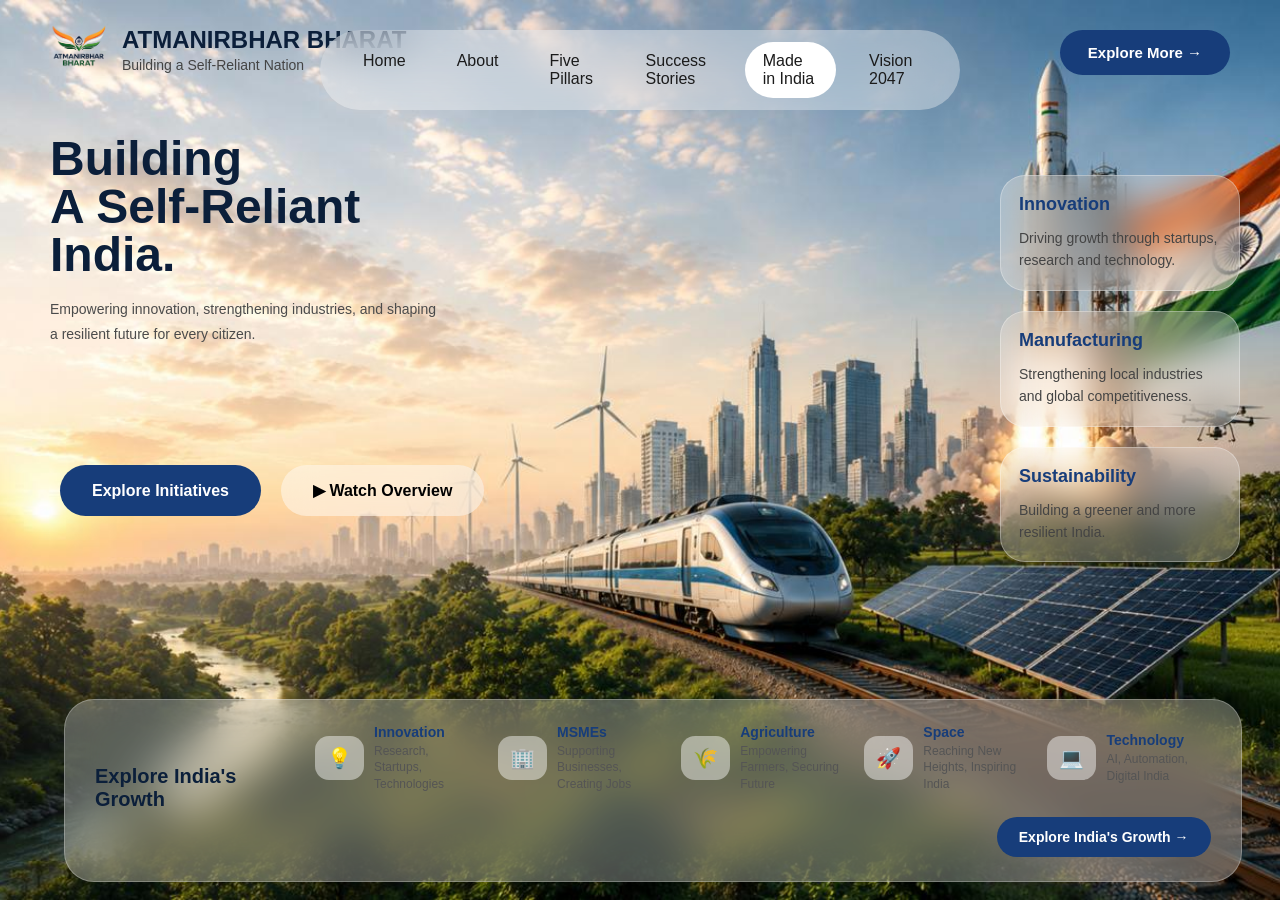
<file: index.html>
<!DOCTYPE html>
<html lang="en">
<head>
     <meta charset="UTF-8">
     <meta name="viewport" content="width=device-width, initial-scale=1.0">
     <title>Atmanirbhar Bharat</title>

     <link rel="stylesheet" href="css/style.css">
</head>

<body>

     <section class="hero">

         <div class="logo">

             <img src="images/logo.png" alt="Atmanirbhar Bharat Logo">

         <div class="ltxt">
              <h1>ATMANIRBHAR BHARAT</h1>
             <p>Building a Self-Reliant Nation</p>
         </div>

         </div>
 <nav class="navbar">
            <a href="index.html">Home</a>
            <a href="about.html">About</a>
            <a href="pillars.html">Five Pillars</a>
            <a href="success.html">Success Stories</a>
            <a href="made-in-india.html" class="active">Made in India</a>
            <a href="vision2047.html">Vision 2047</a>
        </nav>

         <button class="xbtn">
             Explore More →
         </button>

         <div class="hcont">

         <h1>
             Building<br>
             A Self-Reliant<br>
             India.
         </h1>

         <p>
             Empowering innovation, strengthening industries,
             and shaping a resilient future for every citizen.
         </p>

         </div>

         <div class="hbtns">

         <button class="pbtn">
              Explore Initiatives
         </button>

         <button class="sbtn">
             ▶ Watch Overview
         </button>

         </div>

         <div class="fcards">

             <article class="card">
                 <h3>Innovation</h3>
                 <p>Driving growth through startups, research and technology.</p>
             </article>

             <article class="card">
                 <h3>Manufacturing</h3>
                 <p>Strengthening local industries and global competitiveness.</p>
             </article>

             <article class="card">
                 <h3>Sustainability</h3>
                 <p>Building a greener and more resilient India.</p>
             </article>

         </div>

 

         <div class="bpanel">

             <h2>Explore India's Growth</h2>

          <div class="pcont">

          <div class="pitem">
            <div class="icon">💡</div>
            <div>
                <h3>Innovation</h3>
                <p>Research, Startups, Technologies</p>
            </div>
         </div>

         <div class="pitem">
            <div class="icon">🏢</div>
            <div>
                <h3>MSMEs</h3>
                <p>Supporting Businesses, Creating Jobs</p>
            </div>
         </div>

         <div class="pitem">
            <div class="icon">🌾</div>
            <div>
                <h3>Agriculture</h3>
                <p>Empowering Farmers, Securing Future</p>
            </div>
         </div>

         <div class="pitem">
            <div class="icon">🚀</div>
            <div>
                <h3>Space</h3>
                <p>Reaching New Heights, Inspiring India</p>
            </div>
         </div>

         <div class="pitem">
            <div class="icon">💻</div>
            <div>
                <h3>Technology</h3>
                <p>AI, Automation, Digital India</p>
            </div>
         </div>

         <button class="gbtn">
            Explore India's Growth →
         </button>

         </div>

         </div>

    
        

     </section>

</body>
</html>
</file>
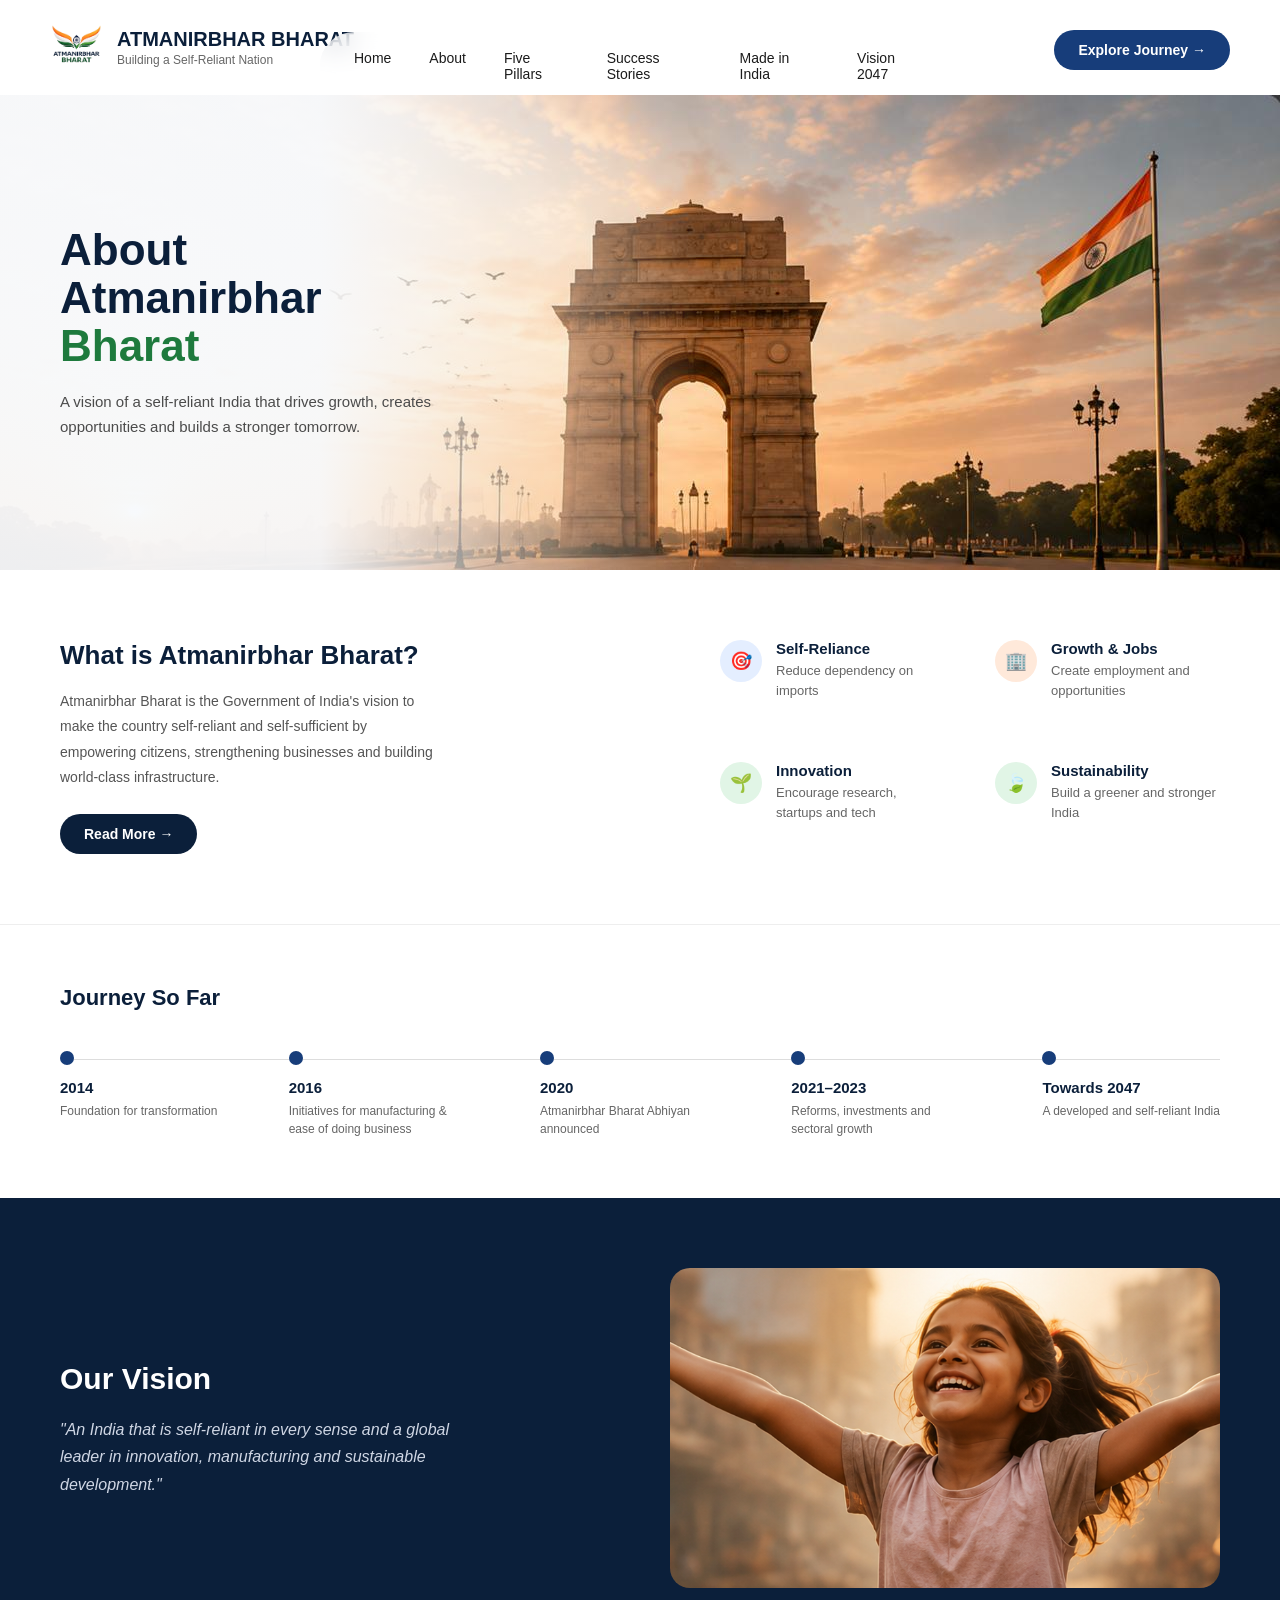
<file: about.html>
<!DOCTYPE html>
<html lang="en">
<head>
    <meta charset="UTF-8">
    <meta name="viewport" content="width=device-width, initial-scale=1.0">
    <title>About - Atmanirbhar Bharat</title>
    <link rel="stylesheet" href="css/about.css">
</head>
<body>


    <section class="ahero">

        <div class="logo">
            <img src="images/logo.png" alt="Atmanirbhar Bharat Logo">
            <div class="ltxt">
                <h1>ATMANIRBHAR BHARAT</h1>
                <p>Building a Self-Reliant Nation</p>
            </div>
        </div>

        <nav class="navbar">
            <a href="index.html">Home</a>
            <a href="about.html" class="active">About</a>
            <a href="pillars.html">Five Pillars</a>
            <a href="success.html">Success Stories</a>
            <a href="made-in-india.html">Made in India</a>
            <a href="vision2047.html">Vision 2047</a>
        </nav>

        <button class="jbtn">Explore Journey →</button>

          <div class="imgwrap">

          <img src="images/india-gate.jpg" alt="India Gate" class="bgimg">

         <div class="grad"></div>

         <div class="htxt">
            <h2>
             About<br>
             Atmanirbhar<br>
             <span>Bharat</span>
             </h2>
             <p>
            A vision of a self-reliant India that drives growth,
            creates opportunities and builds a stronger tomorrow.
            </p>
         </div>

</div>
           


    <section class="wi">

        <div class="wil">
            <h2>What is Atmanirbhar Bharat?</h2>
            <p>
                Atmanirbhar Bharat is the Government of India's vision
                to make the country self-reliant and self-sufficient by
                empowering citizens, strengthening businesses and
                building world-class infrastructure.
            </p>
            <button class="rmbtn">Read More →</button>
        </div>

        <div class="wir">

            <div class="point">
                <div class="pico blue">🎯</div>
                <div>
                    <h3>Self-Reliance</h3>
                    <p>Reduce dependency on imports</p>
                </div>
            </div>

            <div class="point">
                <div class="pico orange">🏢</div>
                <div>
                    <h3>Growth & Jobs</h3>
                    <p>Create employment and opportunities</p>
                </div>
            </div>

            <div class="point">
                <div class="pico green">🌱</div>
                <div>
                    <h3>Innovation</h3>
                    <p>Encourage research, startups and tech</p>
                </div>
            </div>

            <div class="point">
                <div class="pico green">🍃</div>
                <div>
                    <h3>Sustainability</h3>
                    <p>Build a greener and stronger India</p>
                </div>
            </div>

        </div>

    </section>


    <section class="journey">

        <h2>Journey So Far</h2>

        <div class="timeline">

            <div class="titem">
                <span class="year">2014</span>
                <p>Foundation for transformation</p>
            </div>

            <div class="titem">
                <span class="year">2016</span>
                <p>Initiatives for manufacturing & ease of doing business</p>
            </div>

            <div class="titem">
                <span class="year">2020</span>
                <p>Atmanirbhar Bharat Abhiyan announced</p>
            </div>

            <div class="titem">
                <span class="year">2021–2023</span>
                <p>Reforms, investments and sectoral growth</p>
            </div>

            <div class="titem">
                <span class="year">Towards 2047</span>
                <p>A developed and self-reliant India</p>
            </div>

        </div>

    </section>


    <section class="ovision">

        <div class="vl">
            <h2>Our Vision</h2>
            <p>
                "An India that is self-reliant in every sense and a
                global leader in innovation, manufacturing and
                sustainable development."
            </p>
        </div>

        <div class="vr">
            <img src="images/vision-child.jpg" alt="Child celebrating">
        </div>

    </section>

</body>
</html>
</file>
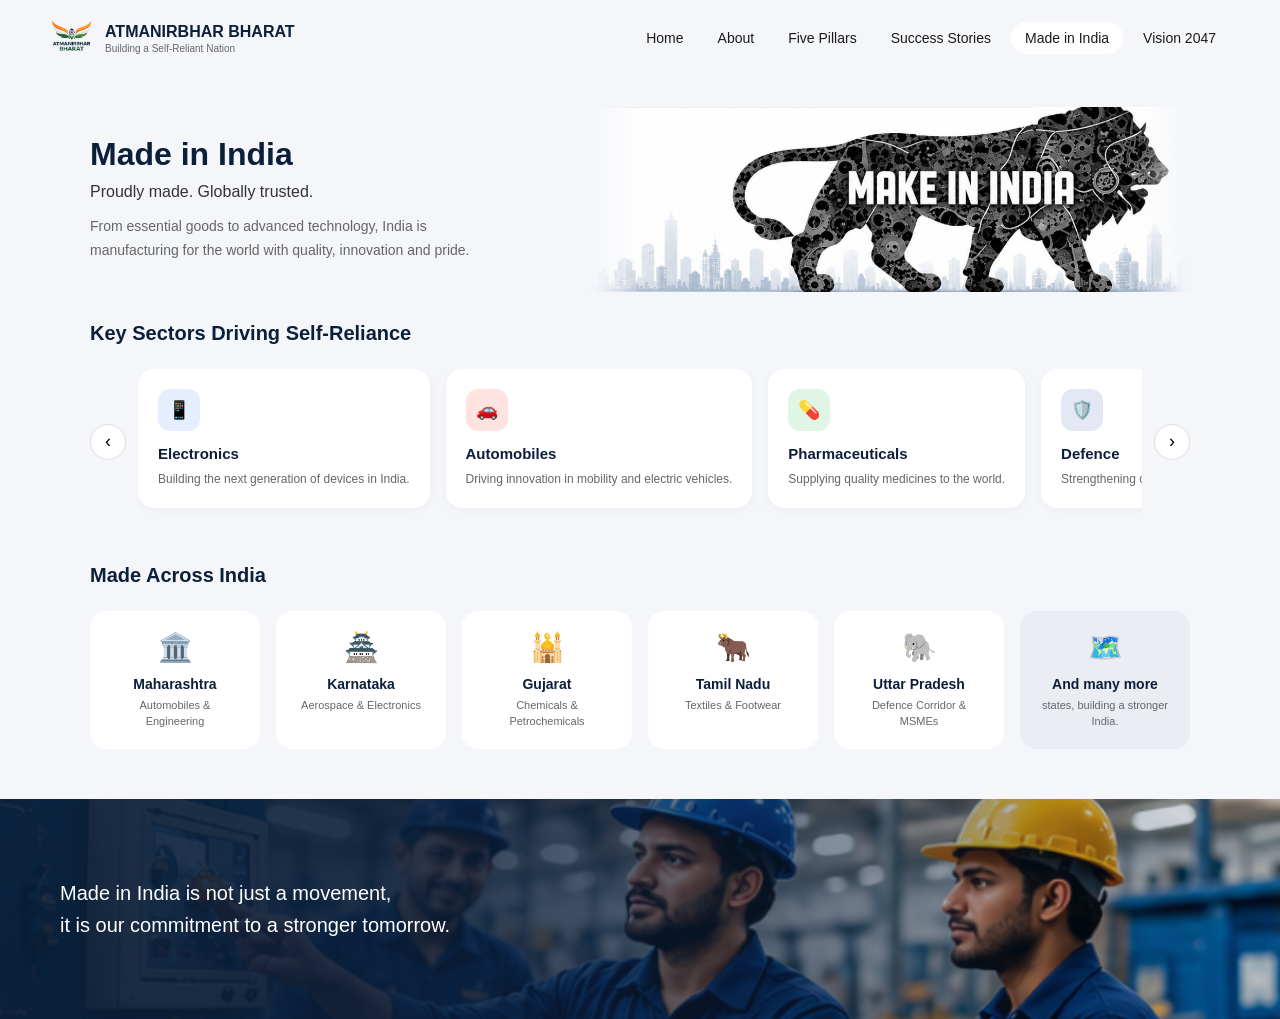
<file: made-in-india.html>
<!DOCTYPE html>
<html lang="en">
<head>
    <meta charset="UTF-8">
    <meta name="viewport" content="width=device-width, initial-scale=1.0">
    <title>Made in India - Atmanirbhar Bharat</title>
    <link rel="stylesheet" href="css/made.css">
</head>
<body>

    <header class="topbar">

        <div class="logo">
            <img src="images/logo.png" alt="Atmanirbhar Bharat Logo">
            <div class="ltxt">
                <h1>ATMANIRBHAR BHARAT</h1>
                <p>Building a Self-Reliant Nation</p>
            </div>
        </div>

        <nav class="navbar">
            <a href="index.html">Home</a>
            <a href="about.html">About</a>
            <a href="pillars.html">Five Pillars</a>
            <a href="success.html">Success Stories</a>
            <a href="made-in-india.html" class="active">Made in India</a>
            <a href="vision2047.html">Vision 2047</a>
        </nav>

    </header>

    <section class="mhero">

        <div class="made-htxt">
            <h2>Made in India</h2>
            <p class="tagline">Proudly made. Globally trusted.</p>
            <p class="desc">
                From essential goods to advanced technology, India is
                manufacturing for the world with quality, innovation and pride.
            </p>
        </div>

        <div class="mhimg">
            <img src="images/made-in-india-hero.jpg" alt="Make in India">
        </div>

    </section>

    <section class="sectors">

        <h2>Key Sectors Driving Self-Reliance</h2>

        <div class="swrap">

            <button class="scrbtn left" id="sleft">‹</button>

            <div class="strack" id="strack">

                <article class="scrd">
                    <div class="scico blue">📱</div>
                    <h3>Electronics</h3>
                    <p>Building the next generation of devices in India.</p>
                </article>

                <article class="scrd">
                    <div class="scico red">🚗</div>
                    <h3>Automobiles</h3>
                    <p>Driving innovation in mobility and electric vehicles.</p>
                </article>

                <article class="scrd">
                    <div class="scico green">💊</div>
                    <h3>Pharmaceuticals</h3>
                    <p>Supplying quality medicines to the world.</p>
                </article>

                <article class="scrd">
                    <div class="scico navy">🛡️</div>
                    <h3>Defence</h3>
                    <p>Strengthening our armed forces with indigenous power.</p>
                </article>

                <article class="scrd">
                    <div class="scico orange">🧵</div>
                    <h3>Textiles</h3>
                    <p>From tradition to global fashion leadership.</p>
                </article>

                <article class="scrd">
                    <div class="scico teal">⚡</div>
                    <h3>Renewable Energy</h3>
                    <p>Powering India's future with clean energy.</p>
                </article>

            </div>

            <button class="scrbtn right" id="sright">›</button>

        </div>

    </section>

    <section class="sts">

        <h2>Made Across India</h2>

        <div class="stgrid">

            <article class="stcard">
                <div class="stico">🏛️</div>
                <h3>Maharashtra</h3>
                <p>Automobiles & Engineering</p>
            </article>

            <article class="stcard">
                <div class="stico">🏯</div>
                <h3>Karnataka</h3>
                <p>Aerospace & Electronics</p>
            </article>

            <article class="stcard">
                <div class="stico">🕌</div>
                <h3>Gujarat</h3>
                <p>Chemicals & Petrochemicals</p>
            </article>

            <article class="stcard">
                <div class="stico">🐂</div>
                <h3>Tamil Nadu</h3>
                <p>Textiles & Footwear</p>
            </article>

            <article class="stcard">
                <div class="stico">🐘</div>
                <h3>Uttar Pradesh</h3>
                <p>Defence Corridor & MSMEs</p>
            </article>

            <article class="stcard mcard">
                <div class="stico">🗺️</div>
                <h3>And many more</h3>
                <p>states, building a stronger India.</p>
            </article>

        </div>

    </section>

    <section class="mbanner">
        <div class="mover">
            <p>
                Made in India is not just a movement,<br>
                it is our commitment to a stronger tomorrow.
            </p>
        </div>
        <img src="images/made-in-india-banner.jpg" alt="Workers in India">
    </section>

    <script src="js/made.js"></script>

</body>
</html>
</file>
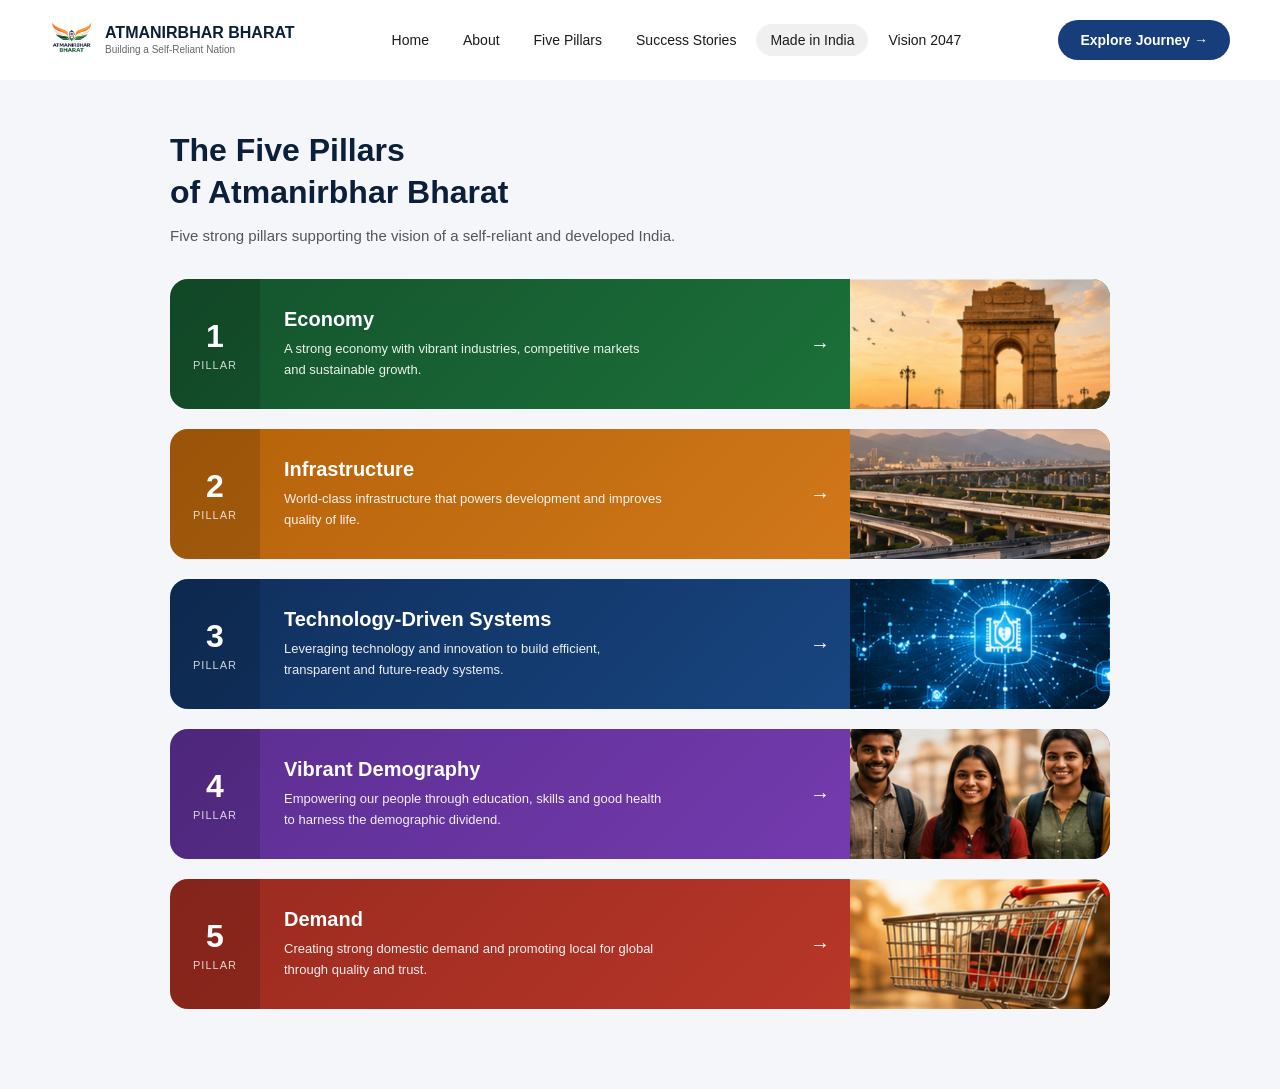
<file: pillars.html>
<!DOCTYPE html>
<html lang="en">
<head>
    <meta charset="UTF-8">
    <meta name="viewport" content="width=device-width, initial-scale=1.0">
    <title>Five Pillars - Atmanirbhar Bharat</title>
    <link rel="stylesheet" href="css/pillars.css">
</head>
<body>

    <header class="topbar">

        <div class="logo">
            <img src="images/logo.png" alt="Atmanirbhar Bharat Logo">
            <div class="ltxt">
                <h1>ATMANIRBHAR BHARAT</h1>
                <p>Building a Self-Reliant Nation</p>
            </div>
        </div>

 <nav class="navbar">
            <a href="index.html">Home</a>
            <a href="about.html">About</a>
            <a href="pillars.html">Five Pillars</a>
            <a href="success.html">Success Stories</a>
            <a href="made-in-india.html" class="active">Made in India</a>
            <a href="vision2047.html">Vision 2047</a>
        </nav>
        <button class="jbtn">Explore Journey →</button>

    </header>

    <section class="ppage">

        <div class="phead">
            <h2>The Five Pillars<br>of Atmanirbhar Bharat</h2>
            <p>Five strong pillars supporting the vision of a self-reliant and developed India.</p>
        </div>

        <div class="plist">

            <article class="plcard economy">
                <div class="pbadge">
                    <span class="num">1</span>
                    <span class="tag">Pillar</span>
                </div>
                <div class="ptxt">
                    <h3>Economy</h3>
                    <p>A strong economy with vibrant industries, competitive markets and sustainable growth.</p>
                </div>
                <span class="parr">→</span>
                <div class="pimg">
                    <img src="images/pillar-economy.jpg" alt="Economy">
                </div>
            </article>

            <article class="plcard infrastructure">
                <div class="pbadge">
                    <span class="num">2</span>
                    <span class="tag">Pillar</span>
                </div>
                <div class="ptxt">
                    <h3>Infrastructure</h3>
                    <p>World-class infrastructure that powers development and improves quality of life.</p>
                </div>
                <span class="parr">→</span>
                <div class="pimg">
                    <img src="images/pillar-infrastructure.jpg" alt="Infrastructure">
                </div>
            </article>

            <article class="plcard technology">
                <div class="pbadge">
                    <span class="num">3</span>
                    <span class="tag">Pillar</span>
                </div>
                <div class="ptxt">
                    <h3>Technology-Driven Systems</h3>
                    <p>Leveraging technology and innovation to build efficient, transparent and future-ready systems.</p>
                </div>
                <span class="parr">→</span>
                <div class="pimg">
                    <img src="images/pillar-technology.jpg" alt="Technology-Driven Systems">
                </div>
            </article>

            <article class="plcard demography">
                <div class="pbadge">
                    <span class="num">4</span>
                    <span class="tag">Pillar</span>
                </div>
                <div class="ptxt">
                    <h3>Vibrant Demography</h3>
                    <p>Empowering our people through education, skills and good health to harness the demographic dividend.</p>
                </div>
                <span class="parr">→</span>
                <div class="pimg">
                    <img src="images/pillar-demography.jpg" alt="Vibrant Demography">
                </div>
            </article>

            <article class="plcard demand">
                <div class="pbadge">
                    <span class="num">5</span>
                    <span class="tag">Pillar</span>
                </div>
                <div class="ptxt">
                    <h3>Demand</h3>
                    <p>Creating strong domestic demand and promoting local for global through quality and trust.</p>
                </div>
                <span class="parr">→</span>
                <div class="pimg">
                    <img src="images/pillar-demand.jpg" alt="Demand">
                </div>
            </article>

        </div>

    </section>

</body>
</html>
</file>
<file: css/style.css>
* {
    margin: 0;
    padding: 0;
    box-sizing: border-box;
}
html,
body {
    width: 100%;
    height: 100%;
    overflow: hidden;
}
.hero {
    width: 100%;
    height: 100vh;

    background-image: url("../images/hero-bg.jpg");
    background-size: cover;
    background-position: center;
    background-repeat: no-repeat;
}

.logo{
    display: flex;
    align-items: center;

    padding: 25px 50px;
}

.logo img{
    width: 60px;
    height: auto;
}

.ltxt{
    margin-left: 12px;
}

.ltxt h1{
    color: #0B1F3A;
    font-size: 24px;
    font-weight: 700;
}

.ltxt p{
    color: #444;
    font-size: 14px;
    margin-top: 3px;
}

.navbar{
    position: absolute;
    top: 30px;
    left: 50%;

    transform: translateX(-50%);

    display: flex;
    gap: 15px;

    background: rgba(255,255,255,0.35);

    backdrop-filter: blur(18px);

    padding: 12px 25px;

    border-radius: 50px;
}

.navbar a{
    text-decoration: none;
    color: #1B1B1B;
    font-weight: 500;
    padding: 10px 18px;
    border-radius: 30px;
    transition: 0.3s;
}

.navbar a:hover{
    background: white;
}

.active{
    background: white;
}

.xbtn{
    position: absolute;
    top: 30px;
    right: 50px;

    background: #173D7A;
    color: white;

    border: none;
    border-radius: 40px;

    padding: 14px 28px;

    font-size: 15px;
    font-weight: 600;

    cursor: pointer;

    transition: 0.3s;
}

.xbtn:hover{
    background: #0F2F60;
    transform: scale(1.05);
}

.hbtns{
    display: flex;
    gap: 20px;

    margin-top: 35px;
}

.pbtn{

    background: #173D7A;
    color: white;

    border: none;

    padding: 16px 32px;

    border-radius: 40px;

    font-size: 16px;

    font-weight: 600;

    cursor: pointer;

    transition: 0.3s;
}

.pbtn:hover{

    background: #0F2F60;

    transform: translateY(-3px);

}

.sbtn{

    background: rgba(255,255,255,0.45);

    backdrop-filter: blur(18px);

    border: none;

    padding: 16px 32px;

    border-radius: 40px;

    font-size: 16px;

    font-weight: 600;

    cursor: pointer;

    transition: 0.3s;
}

.sbtn:hover{

    background: white;

    transform: translateY(-3px);

}

.fcards{

    position: absolute;

    right: 40px;
    top: 175px;

    display: flex;
    flex-direction: column;

    gap: 20px;

}

.card{

    width: 240px;

    background: rgba(255,255,255,0.25);

    backdrop-filter: blur(18px);

    padding: 18px;

    border-radius: 25px;

    border: 1px solid rgba(255,255,255,0.3);

    transition: 0.3s;

}

.card:hover{

    transform: translateY(-8px);

}

.card h3{

    color: #173D7A;

    margin-bottom: 12px;

}

.card p{

    color: #444;

    line-height: 1.6;

}

/* hero content */

.hero{
    position: relative;
    overflow: hidden;
    font-family: "Poppins", sans-serif;
}

.hcont{

    position: absolute;

    left: 50px;
    top: 135px;
    width: 430px;

}

.hcont h1{

    font-size: 48px;
    line-height: 1;
    font-weight: 700;

    color: #0B1F3A;

    margin-bottom: 18px;

}

.hcont p{

    font-size: 14px;
    line-height: 1.8;

    color: #4b4b4b;

    width: 390px;

}



/* bottom panel */


.bpanel{
    position: absolute;
    left: 5%;
    bottom: 18px;
    transform: translateX(-50%);
    width: 92%;
    max-width: 1400px;
    background: rgba(255,255,255,0.28);
    backdrop-filter: blur(22px);
    border-radius: 30px;
    border: 1px solid rgba(255,255,255,0.25);
    padding: 24px 30px;
    display: flex;
    align-items: center;
    gap: 40px;
}



.pleft h2{

    font-size: 25px;

    color: #0B1F3A;

    line-height: 1.3;

}

.pright{

    display: flex;

    gap: 18px;
    width:55%;
}

.pcrd{

    width: 200px;

    background: rgba(255,255,255,.25);

    border-radius: 20px;

    padding: 14px;

    backdrop-filter: blur(18px);

    transition: .3s;

}

.pcrd:hover{

    transform: translateY(-8px);

}

.picon{

    font-size: 28px;

    margin-bottom: 12px;

}

.pcrd h4{

    color: #173D7A;

    margin-bottom: 8px;

}

.pcrd p{

    font-size: 14px;

    color: #555;

    line-height: 1.5;

}
/* button position */

.hbtns {
    position: absolute;
    left: 60px;
    top: 430px;
}


/* bottom panel button */

.gbtn {
    background: #173D7A;
    color: white;
    border: none;
    border-radius: 30px;
    padding: 12px 22px;
    font-size: 14px;
    font-weight: 600;
    cursor: pointer;
    transition: 0.3s;
}

.gbtn:hover {
    background: #0F2F60;
    transform: translateY(-2px);
}


/* card text */

.card h3 {
    font-size: 18px;
}

.card p {
    font-size: 14px;
}


/* panel tag */

.ptag {
    font-size: 13px;
}


/* fade animation */

.hcont,
.fcards,
.bpanel {
    animation: fadeUp 0.8s ease forwards;
}

@keyframes fadeUp {
    from {
        opacity: 0;
        transform: translateY(20px);
    }

    to {
        opacity: 1;
        transform: translateY(0);
    }
}


/* button transitions */

.pbtn,
.sbtn,
.xbtn,
.gbtn {
    transition: all 0.3s ease;
}


/* responsive */

@media (max-width: 900px) {

    .navbar {
        display: none;
    }

    .fcards {
        display: none;
    }

    .hcont {
        left: 35px;
        width: 80%;
    }

    .hbtns {
        left: 35px;
    }

    .bpanel {
        width: 90%;
    }

    .pright {
        display: none;
    }

}

.pcont {
    display: grid;
    grid-template-columns: repeat(auto-fit, minmax(140px, 1fr));
    gap: 14px 20px;
    flex: 1;
    min-width: 0;
    margin-top: 0;
    align-items: center;
}
.gbtn {
    grid-column: 1 / -1;
    justify-self: end;
    margin-top: 10px;
}

.pitem {
    display: flex;
    align-items: center;
    gap: 10px;
    flex: 1;
    min-width: 140px;
}

.pitem .icon {
    font-size: 20px;
    background: rgba(255,255,255,0.45);
    padding: 10px 12px;
    border-radius: 14px;
    flex-shrink: 0;
}

.pitem h3 {
    color: #173D7A;
    font-size: 14px;
    margin-bottom: 3px;
}

.pitem p {
    color: #555;
    font-size: 12px;
    line-height: 1.4;
}

.bpanel h2 {
    font-size: 20px;
    color: #0B1F3A;
    margin-bottom: 5px;
    flex-shrink: 0;
    width: 180px;
}
</file>
<file: css/about.css>
* {
    margin: 0;
    padding: 0;
    box-sizing: border-box;
}

body {
    font-family: "Poppins", sans-serif;
}

/* hero */

.imgwrap {
    position: relative;
    width: 100%;
}

.bgimg {
    width: 100%;
    height: auto;
    display: block;
}

.grad {
    position: absolute;
    top: 0;
    left: 0;
    width: 100%;
    height: 100%;
    background: linear-gradient(90deg, rgba(247,249,252,0.95) 25%, rgba(247,249,252,0) 55%);
}

.htxt {
    position: absolute;
    top: 50%;
    left: 60px;
    transform: translateY(-50%);
    max-width: 420px;
}

.logo {
    display: flex;
    align-items: center;
    padding: 25px 50px;
}

.logo img {
    width: 55px;
    height: auto;
}

.ltxt {
    margin-left: 12px;
}

.ltxt h1 {
    color: #0B1F3A;
    font-size: 20px;
    font-weight: 700;
}

.ltxt p {
    color: #666;
    font-size: 12px;
    margin-top: 2px;
}

.navbar {
    position: absolute;
    top: 32px;
    left: 50%;
    transform: translateX(-50%);
    display: flex;
    gap: 10px;
    background: rgba(255,255,255,0.6);
    backdrop-filter: blur(14px);
    padding: 10px 20px;
    border-radius: 50px;
}

.navbar a {
    text-decoration: none;
    color: #1B1B1B;
    font-weight: 500;
    font-size: 14px;
    padding: 8px 14px;
    border-radius: 30px;
    transition: 0.3s;
}

.navbar a:hover,
.navbar a.active {
    background: white;
}

.jbtn {
    position: absolute;
    top: 30px;
    right: 50px;
    background: #173D7A;
    color: white;
    border: none;
    border-radius: 40px;
    padding: 12px 24px;
    font-size: 14px;
    font-weight: 600;
    cursor: pointer;
    transition: 0.3s;
}

.jbtn:hover {
    background: #0F2F60;
    transform: scale(1.05);
}

.hinner {
    padding: 130px 60px 40px 60px;
}

.htxt {
    max-width: 420px;
}

.htxt h2 {
    font-size: 44px;
    line-height: 1.1;
    font-weight: 700;
    color: #0B1F3A;
    margin-bottom: 18px;
}

.htxt h2 span {
    color: #1E7A3D;
}

.htxt p {
    font-size: 15px;
    line-height: 1.7;
    color: #4b4b4b;
}



/* what is section */

.wi {
    display: flex;
    justify-content: space-between;
    gap: 60px;
    padding: 70px 60px;
    background: white;
}

.wil {
    max-width: 380px;
}

.wil h2 {
    font-size: 26px;
    color: #0B1F3A;
    margin-bottom: 18px;
}

.wil p {
    font-size: 14px;
    line-height: 1.8;
    color: #555;
    margin-bottom: 24px;
}

.rmbtn {
    background: #0B1F3A;
    color: white;
    border: none;
    border-radius: 30px;
    padding: 12px 24px;
    font-size: 14px;
    font-weight: 600;
    cursor: pointer;
    transition: 0.3s;
}

.rmbtn:hover {
    background: #173D7A;
    transform: translateY(-2px);
}

.wir {
    display: grid;
    grid-template-columns: repeat(2, 1fr);
    gap: 30px 50px;
    flex: 1;
    max-width: 500px;
}

.point {
    display: flex;
    align-items: flex-start;
    gap: 14px;
}

.pico {
    width: 42px;
    height: 42px;
    border-radius: 50%;
    display: flex;
    align-items: center;
    justify-content: center;
    font-size: 18px;
    flex-shrink: 0;
}

.pico.blue {
    background: #E4EEFF;
}

.pico.orange {
    background: #FFE9DA;
}

.pico.green {
    background: #E1F5E6;
}

.point h3 {
    font-size: 15px;
    color: #0B1F3A;
    margin-bottom: 4px;
}

.point p {
    font-size: 13px;
    color: #666;
    line-height: 1.5;
}

/* timeline */

.journey {
    padding: 60px;
    background: white;
    border-top: 1px solid #eee;
}

.journey h2 {
    font-size: 22px;
    color: #0B1F3A;
    margin-bottom: 40px;
}

.timeline {
    display: flex;
    justify-content: space-between;
    position: relative;
}

.timeline::before {
    content: "";
    position: absolute;
    top: 8px;
    left: 0;
    right: 0;
    height: 1px;
    background: #ddd;
    z-index: 0;
}

.titem {
    position: relative;
    z-index: 1;
    max-width: 180px;
}

.titem::before {
    content: "";
    display: block;
    width: 14px;
    height: 14px;
    border-radius: 50%;
    background: #173D7A;
    margin-bottom: 14px;
}

.titem .year {
    display: block;
    font-weight: 700;
    color: #0B1F3A;
    margin-bottom: 6px;
    font-size: 15px;
}

.titem p {
    font-size: 12px;
    color: #666;
    line-height: 1.5;
}

/* our vision */

.ovision {
    display: flex;
    align-items: center;
    justify-content: space-between;
    gap: 40px;
    padding: 70px 60px;
    background: #0B1F3A;
}

.vl {
    max-width: 420px;
}

.vl h2 {
    color: white;
    font-size: 30px;
    margin-bottom: 20px;
}

.vl p {
    color: #cfd6e4;
    font-size: 16px;
    line-height: 1.7;
    font-style: italic;
}

.vr {
    flex: 1;
    max-width: 550px;
}

.vr img {
    width: 100%;
    height: 320px;
    object-fit: cover;
    border-radius: 20px;
}

/* responsive */

@media (max-width: 900px) {

    .navbar {
        display: none;
    }

    .hinner {
        flex-direction: column;
        padding: 130px 30px 0 30px;
    }

    .htxt {
        max-width: 100%;
    }

    .wi {
        flex-direction: column;
        padding: 50px 30px;
    }

    .timeline {
        flex-direction: column;
        gap: 24px;
    }

    .timeline::before {
        display: none;
    }

    .ovision {
        flex-direction: column;
        padding: 50px 30px;
        text-align: center;
    }

    .vl {
        max-width: 100%;
    }

}
</file>
<file: css/made.css>
* {
    margin: 0;
    padding: 0;
    box-sizing: border-box;
}

body {
    font-family: "Poppins", sans-serif;
    background: #F4F6FA;
}

/* ============ TOP BAR ============ */

.topbar {
    display: flex;
    align-items: center;
    justify-content: space-between;
    padding: 20px 50px;
    background: #F4F6FA;
}

.logo {
    display: flex;
    align-items: center;
}

.logo img {
    width: 45px;
    height: auto;
}

.ltxt {
    margin-left: 10px;
}

.ltxt h1 {
    color: #0B1F3A;
    font-size: 16px;
    font-weight: 700;
}

.ltxt p {
    color: #666;
    font-size: 10px;
    margin-top: 2px;
}

.navbar {
    display: flex;
    gap: 6px;
}

.navbar a {
    text-decoration: none;
    color: #1B1B1B;
    font-weight: 500;
    font-size: 14px;
    padding: 8px 14px;
    border-radius: 20px;
    transition: 0.3s;
}

.navbar a:hover,
.navbar a.active {
    background: white;
}

/* ============ HERO ============ */

.mhero {
    display: flex;
    align-items: center;
    justify-content: space-between;
    gap: 30px;
    padding: 30px 50px 20px 50px;
    max-width: 1200px;
    margin: 0 auto;
}

.made-htxt {
    max-width: 380px;
}

.made-htxt h2 {
    font-size: 32px;
    color: #0B1F3A;
    margin-bottom: 10px;
}

.tagline {
    font-size: 16px;
    color: #333;
    font-weight: 500;
    margin-bottom: 14px;
}

.desc {
    font-size: 14px;
    color: #666;
    line-height: 1.7;
}

.mhimg {
    flex: 1;
    max-width: 600px;
}

.mhimg img {
    width: 100%;
    height: auto;
    display: block;
    -webkit-mask-image: linear-gradient(to right, transparent 0%, black 8%, black 92%, transparent 100%);
    mask-image: linear-gradient(to right, transparent 0%, black 8%, black 92%, transparent 100%);
}

/* ============ SECTORS ============ */

.sectors {
    max-width: 1200px;
    margin: 0 auto;
    padding: 10px 50px 30px 50px;
}

.sectors h2 {
    font-size: 20px;
    color: #0B1F3A;
    margin-bottom: 24px;
}

.swrap {
    display: flex;
    align-items: center;
    gap: 12px;
}

.strack {
    display: flex;
    gap: 16px;
    overflow-x: auto;
    scroll-behavior: smooth;
    padding-bottom: 6px;
}

.strack::-webkit-scrollbar {
    display: none;
}

.scrd {
    background: white;
    border-radius: 16px;
    padding: 20px;
    min-width: 160px;
    flex-shrink: 0;
    box-shadow: 0 2px 8px rgba(0,0,0,0.04);
}

.scico {
    width: 42px;
    height: 42px;
    border-radius: 12px;
    display: flex;
    align-items: center;
    justify-content: center;
    font-size: 18px;
    margin-bottom: 14px;
}

.scico.blue { background: #E4EEFF; }
.scico.red { background: #FFE3E0; }
.scico.green { background: #E1F5E6; }
.scico.navy { background: #E4E8F5; }
.scico.orange { background: #FFE9DA; }
.scico.teal { background: #DFF6F5; }

.scrd h3 {
    font-size: 15px;
    color: #0B1F3A;
    margin-bottom: 8px;
}

.scrd p {
    font-size: 12px;
    color: #666;
    line-height: 1.5;
}

.scrbtn {
    width: 36px;
    height: 36px;
    border-radius: 50%;
    border: 1px solid #ddd;
    background: white;
    font-size: 18px;
    cursor: pointer;
    flex-shrink: 0;
    transition: 0.25s;
}

.scrbtn:hover {
    background: #0B1F3A;
    color: white;
}

/* ============ STATES ============ */

.sts {
    max-width: 1200px;
    margin: 0 auto;
    padding: 20px 50px 50px 50px;
}

.sts h2 {
    font-size: 20px;
    color: #0B1F3A;
    margin-bottom: 24px;
}

.stgrid {
    display: grid;
    grid-template-columns: repeat(6, 1fr);
    gap: 16px;
}

.stcard {
    background: white;
    border-radius: 16px;
    padding: 20px;
    text-align: center;
}

.mcard {
    background: #EAEDF3;
}

.stico {
    font-size: 28px;
    margin-bottom: 12px;
}

.stcard h3 {
    font-size: 14px;
    color: #0B1F3A;
    margin-bottom: 6px;
}

.stcard p {
    font-size: 11px;
    color: #666;
    line-height: 1.4;
}

/* ============ BANNER ============ */

.mbanner {
    position: relative;
    height: 220px;
    overflow: hidden;
}

.mbanner img {
    width: 100%;
    height: 100%;
    object-fit: cover;
}

.mover {
    position: absolute;
    top: 0;
    left: 0;
    width: 100%;
    height: 100%;
    background: linear-gradient(90deg, rgba(11,31,58,0.9) 30%, rgba(11,31,58,0.1));
    display: flex;
    align-items: center;
    padding-left: 60px;
}

.mover p {
    color: white;
    font-size: 20px;
    line-height: 1.6;
    max-width: 400px;
}

/* ============ RESPONSIVE ============ */

@media (max-width: 900px) {

    .navbar {
        display: none;
    }

    .mhero {
        flex-direction: column;
        text-align: center;
    }

    .made-htxt {
        max-width: 100%;
    }

    .stgrid {
        grid-template-columns: repeat(2, 1fr);
    }

    .mover {
        padding-left: 30px;
        background: rgba(11,31,58,0.75);
    }

}
</file>
<file: css/pillars.css>
* {
    margin: 0;
    padding: 0;
    box-sizing: border-box;
}

body {
    font-family: "Poppins", sans-serif;
    background: #F4F6FA;
}

/* ============ TOP BAR ============ */

.topbar {
    display: flex;
    align-items: center;
    justify-content: space-between;
    padding: 20px 50px;
    background: white;
}

.logo {
    display: flex;
    align-items: center;
}

.logo img {
    width: 45px;
    height: auto;
}

.ltxt {
    margin-left: 10px;
}

.ltxt h1 {
    color: #0B1F3A;
    font-size: 16px;
    font-weight: 700;
}

.ltxt p {
    color: #666;
    font-size: 10px;
    margin-top: 2px;
}

.navbar {
    display: flex;
    gap: 6px;
}

.navbar a {
    text-decoration: none;
    color: #1B1B1B;
    font-weight: 500;
    font-size: 14px;
    padding: 8px 14px;
    border-radius: 20px;
    transition: 0.3s;
}

.navbar a:hover,
.navbar a.active {
    background: #F0F0F0;
}

.jbtn {
    background: #173D7A;
    color: white;
    border: none;
    border-radius: 40px;
    padding: 12px 22px;
    font-size: 14px;
    font-weight: 600;
    cursor: pointer;
    transition: 0.3s;
}

.jbtn:hover {
    background: #0F2F60;
    transform: scale(1.05);
}

/* ============ HEADING ============ */

.ppage {
    max-width: 1000px;
    margin: 0 auto;
    padding: 50px 30px 80px 30px;
}

.phead h2 {
    font-size: 32px;
    color: #0B1F3A;
    line-height: 1.3;
    margin-bottom: 14px;
}

.phead p {
    font-size: 15px;
    color: #555;
    margin-bottom: 35px;
}

/* ============ PILLAR CARDS ============ */

.plist {
    display: flex;
    flex-direction: column;
    gap: 20px;
}

.plcard {
    display: flex;
    align-items: center;
    border-radius: 18px;
    overflow: hidden;
    height: 130px;
    color: white;
}

.pbadge {
    width: 90px;
    height: 100%;
    display: flex;
    flex-direction: column;
    align-items: center;
    justify-content: center;
    flex-shrink: 0;
    background: rgba(0,0,0,0.15);
}

.pbadge .num {
    font-size: 32px;
    font-weight: 700;
}

.pbadge .tag {
    font-size: 11px;
    text-transform: uppercase;
    letter-spacing: 1px;
    opacity: 0.8;
    margin-top: 4px;
}

.ptxt {
    flex: 1;
    padding: 0 24px;
}

.ptxt h3 {
    font-size: 20px;
    margin-bottom: 8px;
}

.ptxt p {
    font-size: 13px;
    line-height: 1.6;
    opacity: 0.92;
    max-width: 380px;
}

.parr {
    font-size: 20px;
    margin-right: 20px;
    flex-shrink: 0;
}

.pimg {
    width: 260px;
    height: 100%;
    flex-shrink: 0;
}

.pimg img {
    width: 100%;
    height: 100%;
    object-fit: cover;
}

/* ============ COLORS ============ */

.economy {
    background: linear-gradient(135deg, #14532D, #1E7A3D);
}

.infrastructure {
    background: linear-gradient(135deg, #B5620A, #D97F1F);
}

.technology {
    background: linear-gradient(135deg, #0F2F5C, #1B4C8C);
}

.demography {
    background: linear-gradient(135deg, #5B2E91, #7C3FB8);
}

.demand {
    background: linear-gradient(135deg, #9A2A1F, #C13B2C);
}

/* ============ RESPONSIVE ============ */

@media (max-width: 800px) {

    .navbar {
        display: none;
    }

    .plcard {
        flex-direction: column;
        height: auto;
        align-items: flex-start;
    }

    .pbadge {
        width: 100%;
        flex-direction: row;
        gap: 10px;
        padding: 12px 20px;
        height: auto;
    }

    .ptxt {
        padding: 16px 20px;
    }

    .parr {
        display: none;
    }

    .pimg {
        width: 100%;
        height: 160px;
    }

}
</file>
